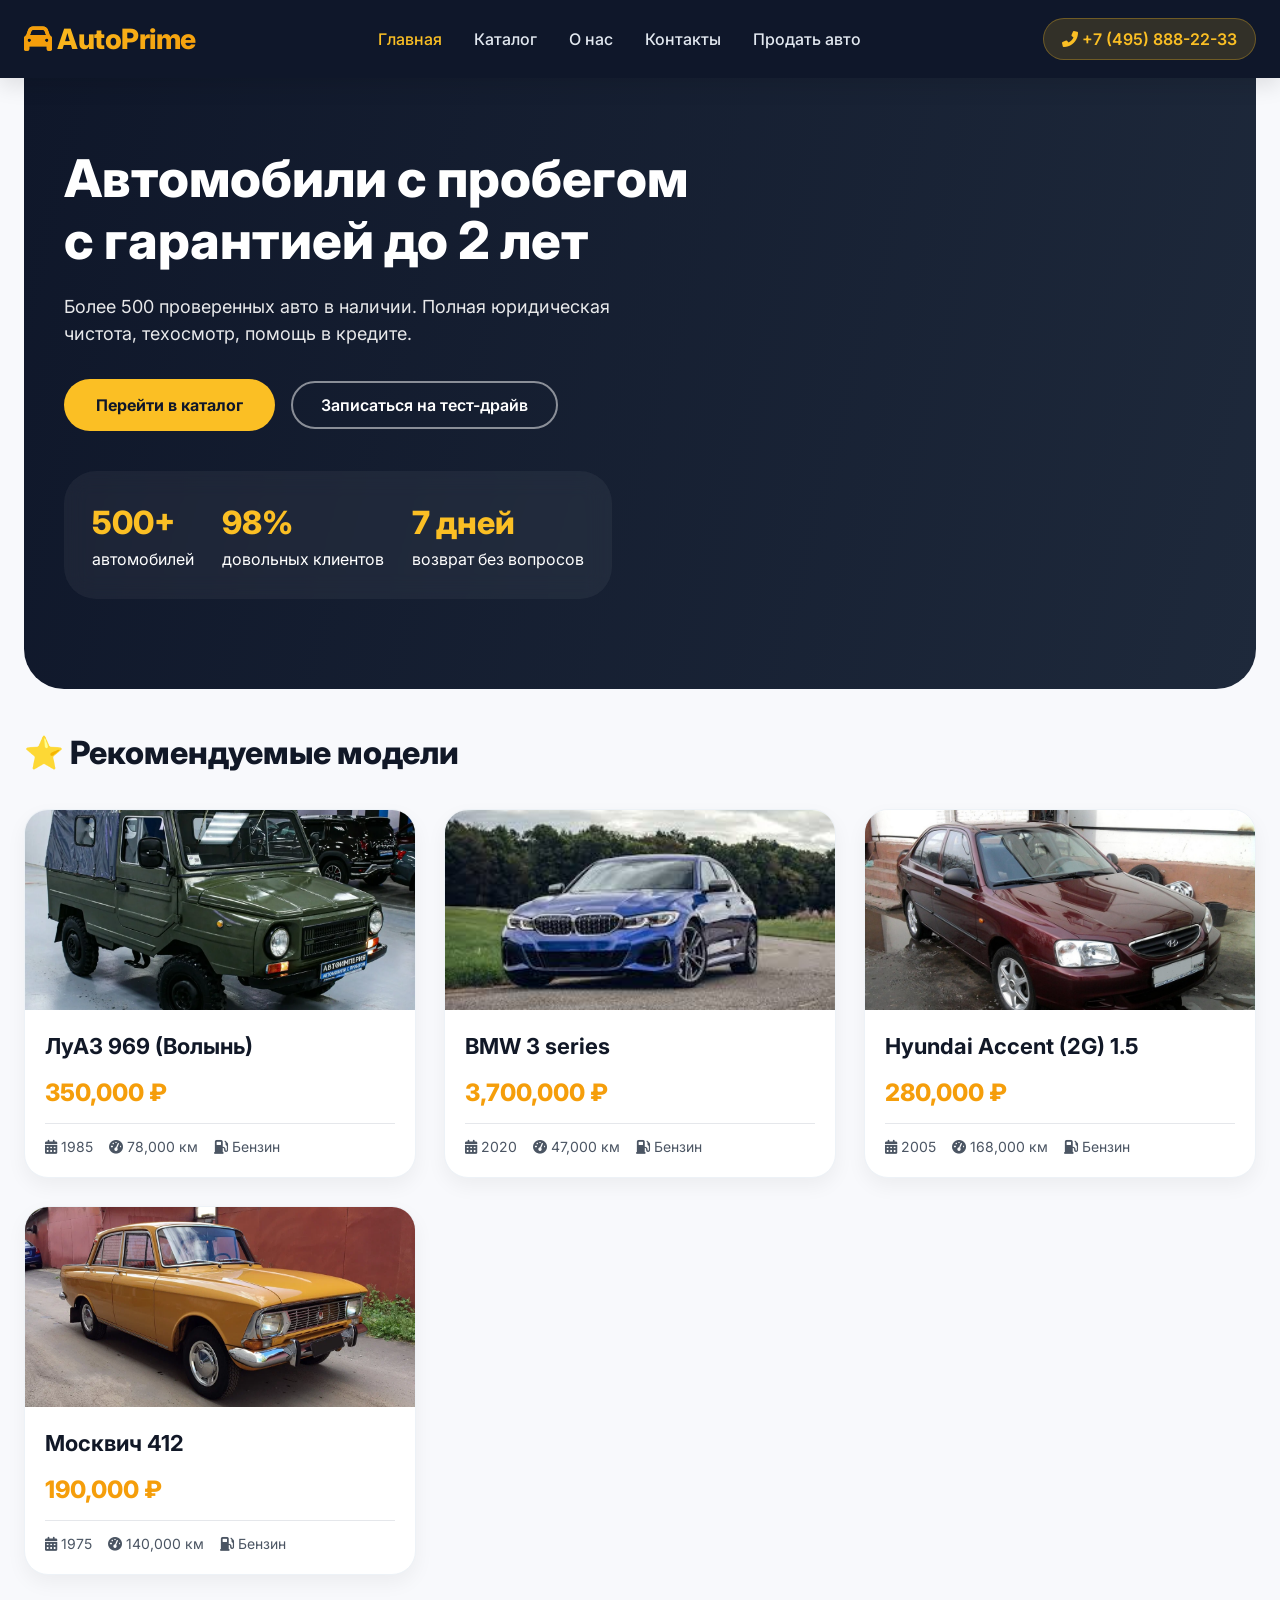
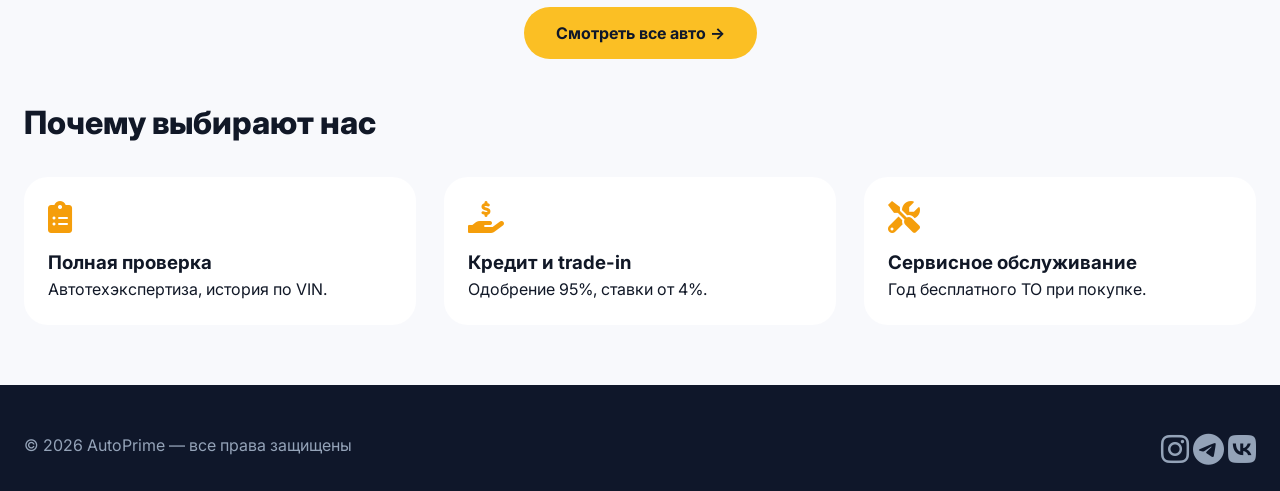
<file: index.html>
<!DOCTYPE html>
<html lang="ru">

<head>
    <meta charset="UTF-8">
    <meta name="viewport" content="width=device-width, initial-scale=1.0">
    <title>AutoPrime | Продажа авто с пробегом</title>
    <link rel="stylesheet" href="styles.css">
    <link rel="stylesheet" href="adaptation.css">
    <link href="https://fonts.googleapis.com/css2?family=Inter:opsz,wght@14..32,300;400;500;600;700;800&display=swap"
        rel="stylesheet">
    <link rel="stylesheet" href="https://cdnjs.cloudflare.com/ajax/libs/font-awesome/6.0.0-beta3/css/all.min.css">
</head>

<body>
    <header class="header">
        <div class="container">
            <div class="navbar">
                <div class="logo"><i class="fas fa-car"></i> AutoPrime</div>
                <ul class="nav-links">
                    <li><a href="index.html" class="active">Главная</a></li>
                    <li><a href="catalog.html">Каталог</a></li>
                    <li><a href="aboutUs.html">О нас</a></li>
                    <li><a href="contact.html">Контакты</a></li>
                    <li><a href="sell.html">Продать авто</a></li>
                </ul>
                <div class="contact-phone"><i class="fas fa-phone-alt"></i> +7 (495) 888-22-33</div>
            </div>
        </div>
    </header>

    <main>
        <div class="container">
            <div class="hero">
                <div class="hero-grid">
                    <div class="hero-content">
                        <h1>Автомобили с пробегом <br>с гарантией до 2 лет</h1>
                        <p>Более 500 проверенных авто в наличии. Полная юридическая чистота, техосмотр, помощь в
                            кредите.</p>
                        <div class="btns">
                            <a href="catalog.html" class="btn-primary">Перейти в каталог</a>
                            <a href="contact.html" class="btn-outline">Записаться на тест-драйв</a>
                        </div>
                    </div>
                    <div class="hero-stats">
                        <div class="stat-item">
                            <h3>500+</h3><span>автомобилей</span>
                        </div>
                        <div class="stat-item">
                            <h3>98%</h3><span>довольных клиентов</span>
                        </div>
                        <div class="stat-item">
                            <h3>7 дней</h3><span>возврат без вопросов</span>
                        </div>
                    </div>
                </div>
            </div>

            <div class="section-title">⭐ Рекомендуемые модели</div>
            <div id="featured-cars" class="cars-grid"></div>
            <div style="text-align: center; margin: 20px 0 40px;">
                <a href="catalog.html" class="btn-primary">Смотреть все авто →</a>
            </div>

            <div class="section-title">Почему выбирают нас</div>
            <div class="advantages-grid">
                <div class="advantage-card"><i class="fas fa-clipboard-list feature-icon"></i>
                    <h3>Полная проверка</h3>
                    <p>Автотехэкспертиза, история по VIN.</p>
                </div>
                <div class="advantage-card"><i class="fas fa-hand-holding-usd feature-icon"></i>
                    <h3>Кредит и trade-in</h3>
                    <p>Одобрение 95%, ставки от 4%.</p>
                </div>
                <div class="advantage-card"><i class="fas fa-tools feature-icon"></i>
                    <h3>Сервисное обслуживание</h3>
                    <p>Год бесплатного ТО при покупке.</p>
                </div>
            </div>
        </div>
    </main>

    <footer>
        <div class="container">
            <div class="footer-flex">
                <div>© 2026 AutoPrime — все права защищены</div>
                <div><a href="http://vk.com" target="_blank"><i class="fab fa-instagram fa-2x"></i></a> <a
                        href="https://vk.com" target="_blank"><i class="fab fa-telegram fa-2x"></i></a> <a
                        href="http://vk.com" target="_blank"><i class="fab fa-vk fa-2x"></i></a></div>
            </div>
        </div>
    </footer>

    <div id="car-modal" class="modal">
        <div class="modal-content">
            <span class="close-modal">&times;</span>
            <div id="modal-body"></div>
            <button id="modal-testdrive" class="btn-primary">Записаться на тест-драйв</button>
        </div>
    </div>

    <script src="script.js"></script>
</body>

</html>
</file>
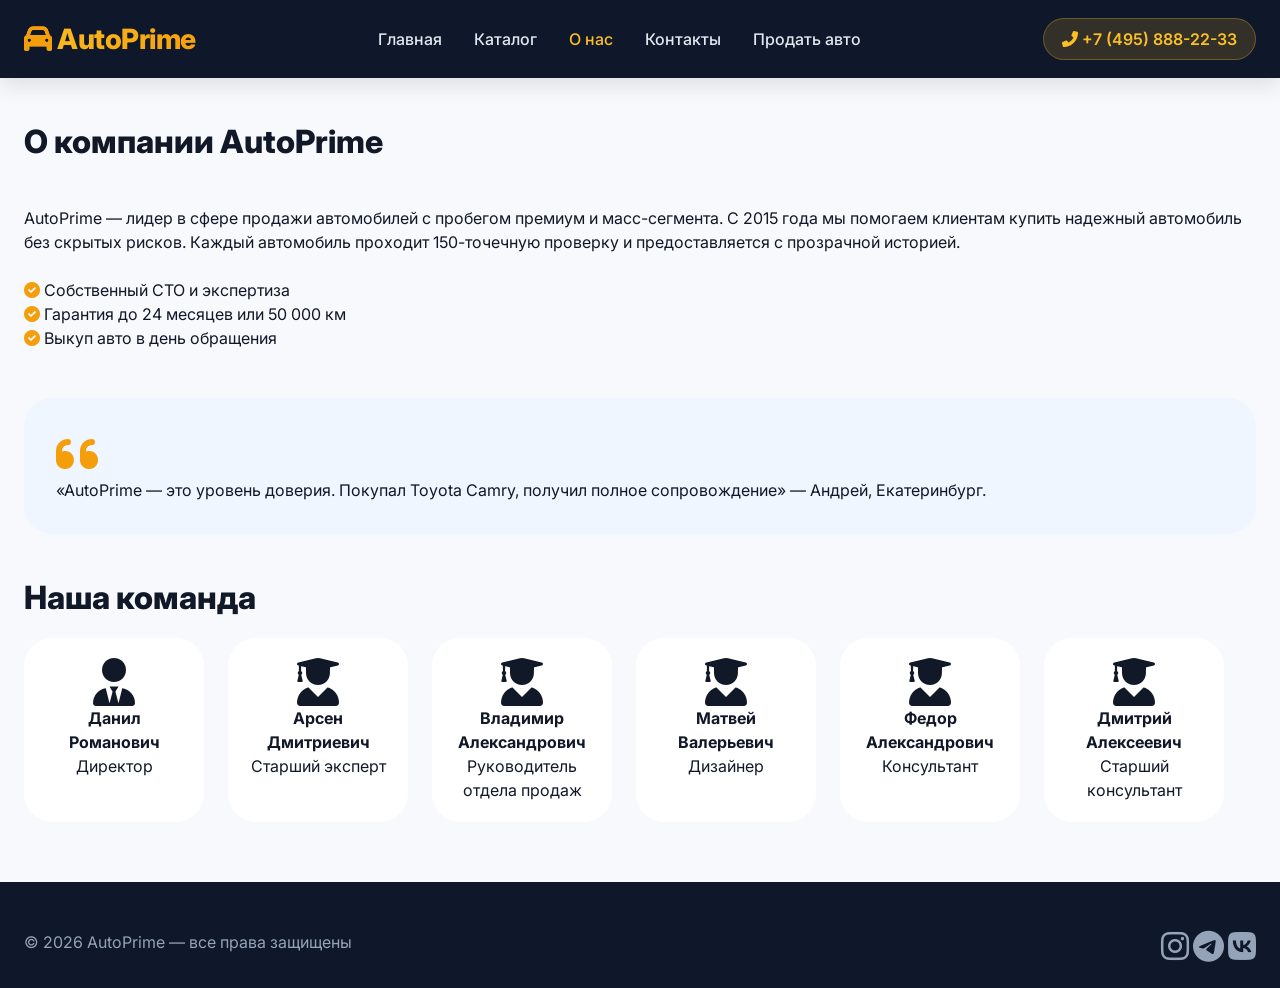
<file: aboutUs.html>
<!DOCTYPE html>
<html lang="ru">

<head>
    <meta charset="UTF-8">
    <meta name="viewport" content="width=device-width, initial-scale=1.0">
    <title>О компании | AutoPrime</title>
    <link rel="stylesheet" href="styles.css">
    <link rel="stylesheet" href="adaptation.css">
    <link href="https://fonts.googleapis.com/css2?family=Inter:opsz,wght@14..32,300;400;500;600;700;800&display=swap"
        rel="stylesheet">
    <link rel="stylesheet" href="https://cdnjs.cloudflare.com/ajax/libs/font-awesome/6.0.0-beta3/css/all.min.css">
</head>

<body>
    <header class="header">
        <div class="container">
            <div class="navbar">
                <div class="logo"><i class="fas fa-car"></i> AutoPrime</div>
                <ul class="nav-links">
                    <li><a href="index.html">Главная</a></li>
                    <li><a href="catalog.html">Каталог</a></li>
                    <li><a href="aboutUs.html" class="active">О нас</a></li>
                    <li><a href="contact.html">Контакты</a></li>
                    <li><a href="sell.html">Продать авто</a></li>
                </ul>
                <div class="contact-phone"><i class="fas fa-phone-alt"></i> +7 (495) 888-22-33</div>
            </div>
        </div>
    </header>

    <main>
        <div class="container">
            <div class="section-title">О компании AutoPrime</div>
            <div class="about-grid">
                <div>
                    <p>AutoPrime — лидер в сфере продажи автомобилей с пробегом премиум и масс-сегмента. С 2015 года мы
                        помогаем клиентам купить надежный автомобиль без скрытых рисков. Каждый автомобиль проходит
                        150-точечную проверку и предоставляется с прозрачной историей.</p>
                    <br>
                    <p><i class="fas fa-check-circle" style="color:#F59E0B;"></i> Собственный СТО и экспертиза</p>
                    <p><i class="fas fa-check-circle" style="color:#F59E0B;"></i> Гарантия до 24 месяцев или 50 000 км
                    </p>
                    <p><i class="fas fa-check-circle" style="color:#F59E0B;"></i> Выкуп авто в день обращения</p>
                </div>
                <div class="quote-block">
                    <i class="fas fa-quote-left" style="font-size:48px; color:#F59E0B;"></i>
                    <p>«AutoPrime — это уровень доверия. Покупал Toyota Camry, получил полное сопровождение» — Андрей,
                        Екатеринбург.</p>
                </div>
            </div>

            <div class="section-title">Наша команда</div>
            <div class="team-grid">
                <div class="team-card"><i class="fas fa-user-tie fa-3x"></i>
                    <h4>Данил Романович</h4>
                    <p>Директор</p>
                </div>
                <div class="team-card"><i class="fas fa-user-graduate fa-3x"></i>
                    <h4>Арсен Дмитриевич</h4>
                    <p>Старший эксперт</p>
                </div>
                <div class="team-card"><i class="fas fa-user-graduate fa-3x"></i>
                    <h4>Владимир Александрович</h4>
                    <p>Руководитель отдела продаж</p>
                </div>
                <div class="team-card"><i class="fas fa-user-graduate fa-3x"></i>
                    <h4> Матвей Валерьевич</h4>
                    <p>Дизайнер</p>
                </div>
                <div class="team-card"><i class="fas fa-user-graduate fa-3x"></i>
                    <h4>Федор Александрович</h4>
                    <p>Консультант</p>
                </div>
                <div class="team-card"><i class="fas fa-user-graduate fa-3x"></i>
                    <h4>Дмитрий Алексеевич</h4>
                    <p>Старший консультант</p>
                </div>
            </div>
        </div>
    </main>

    <footer>
        <div class="container">
            <div class="footer-flex">
                <div>© 2026 AutoPrime — все права защищены</div>
                <div><a href="http://vk.com" target="_blank"><i class="fab fa-instagram fa-2x"></i></a> <a
                        href="https://vk.com" target="_blank"><i class="fab fa-telegram fa-2x"></i></a> <a
                        href="http://vk.com" target="_blank"><i class="fab fa-vk fa-2x"></i></a></div>
            </div>
        </div>
    </footer>

    <script src="script.js"></script>
</body>

</html>
</file>
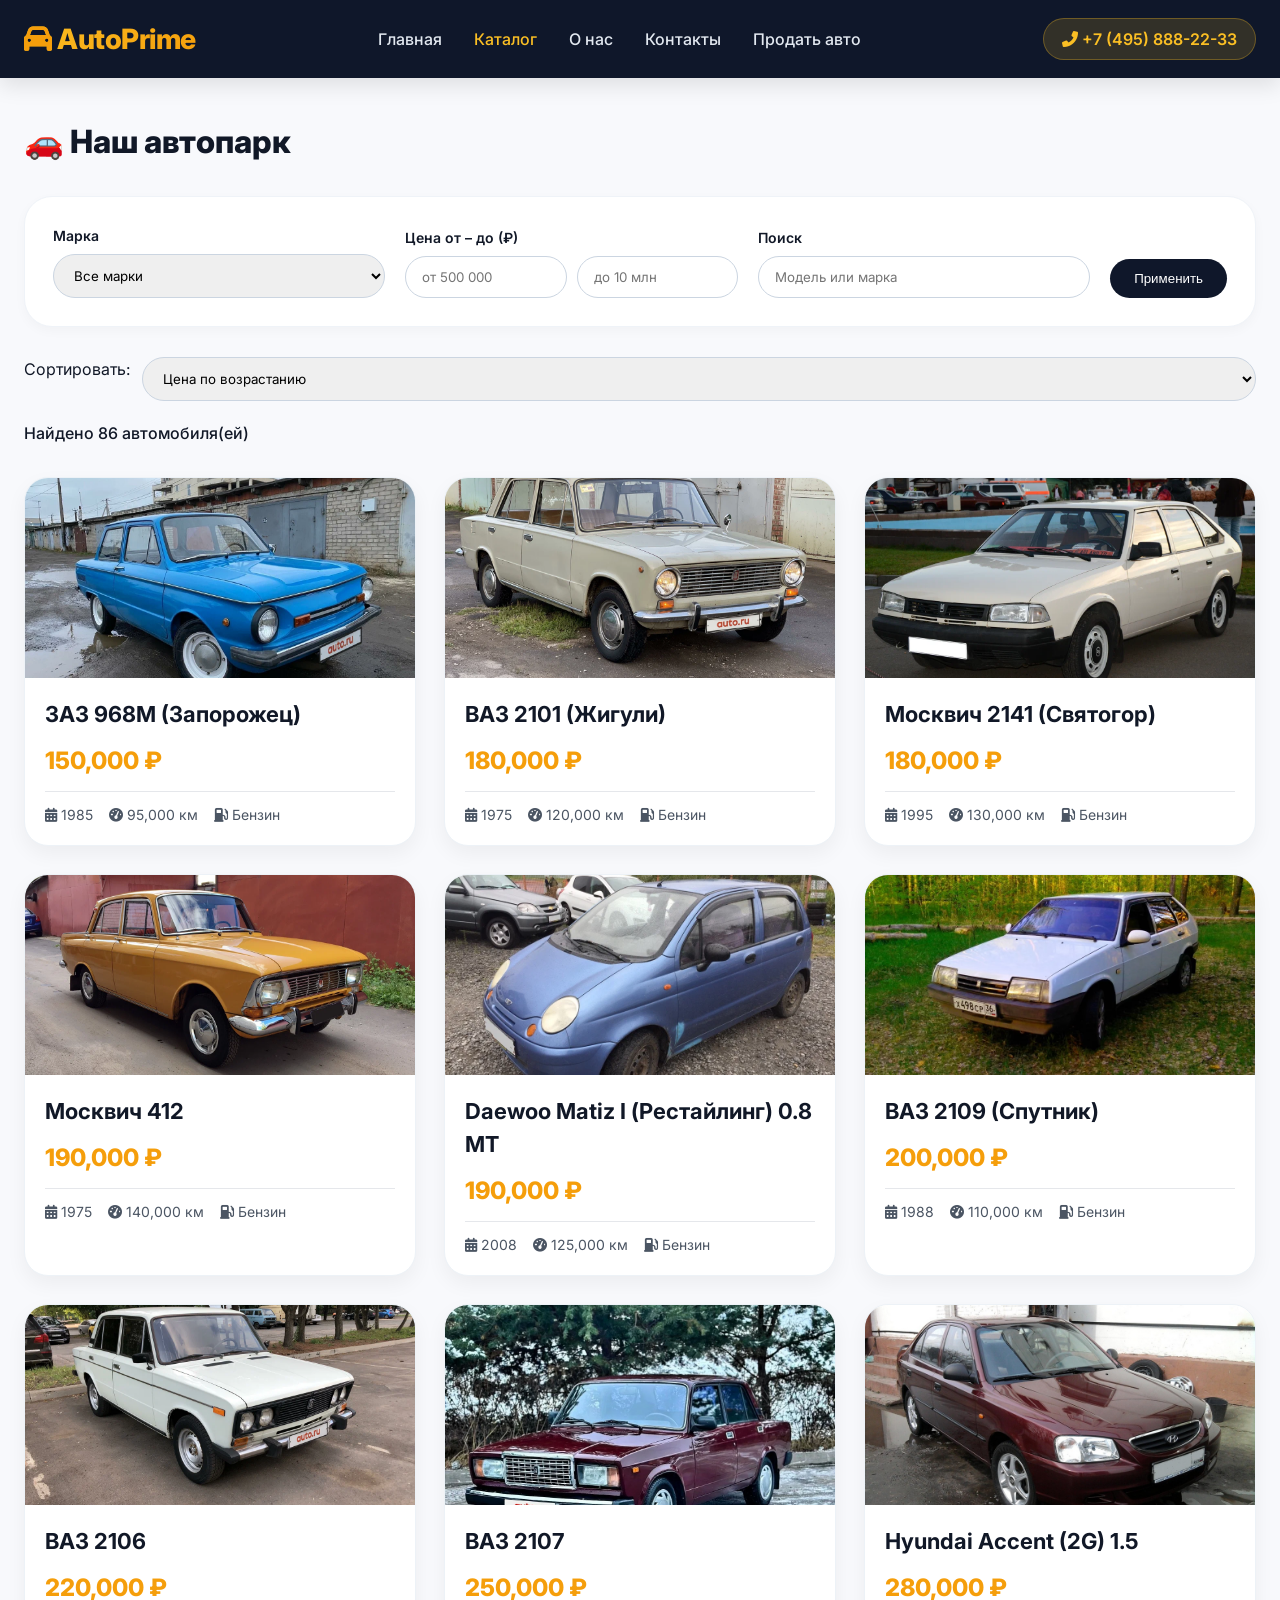
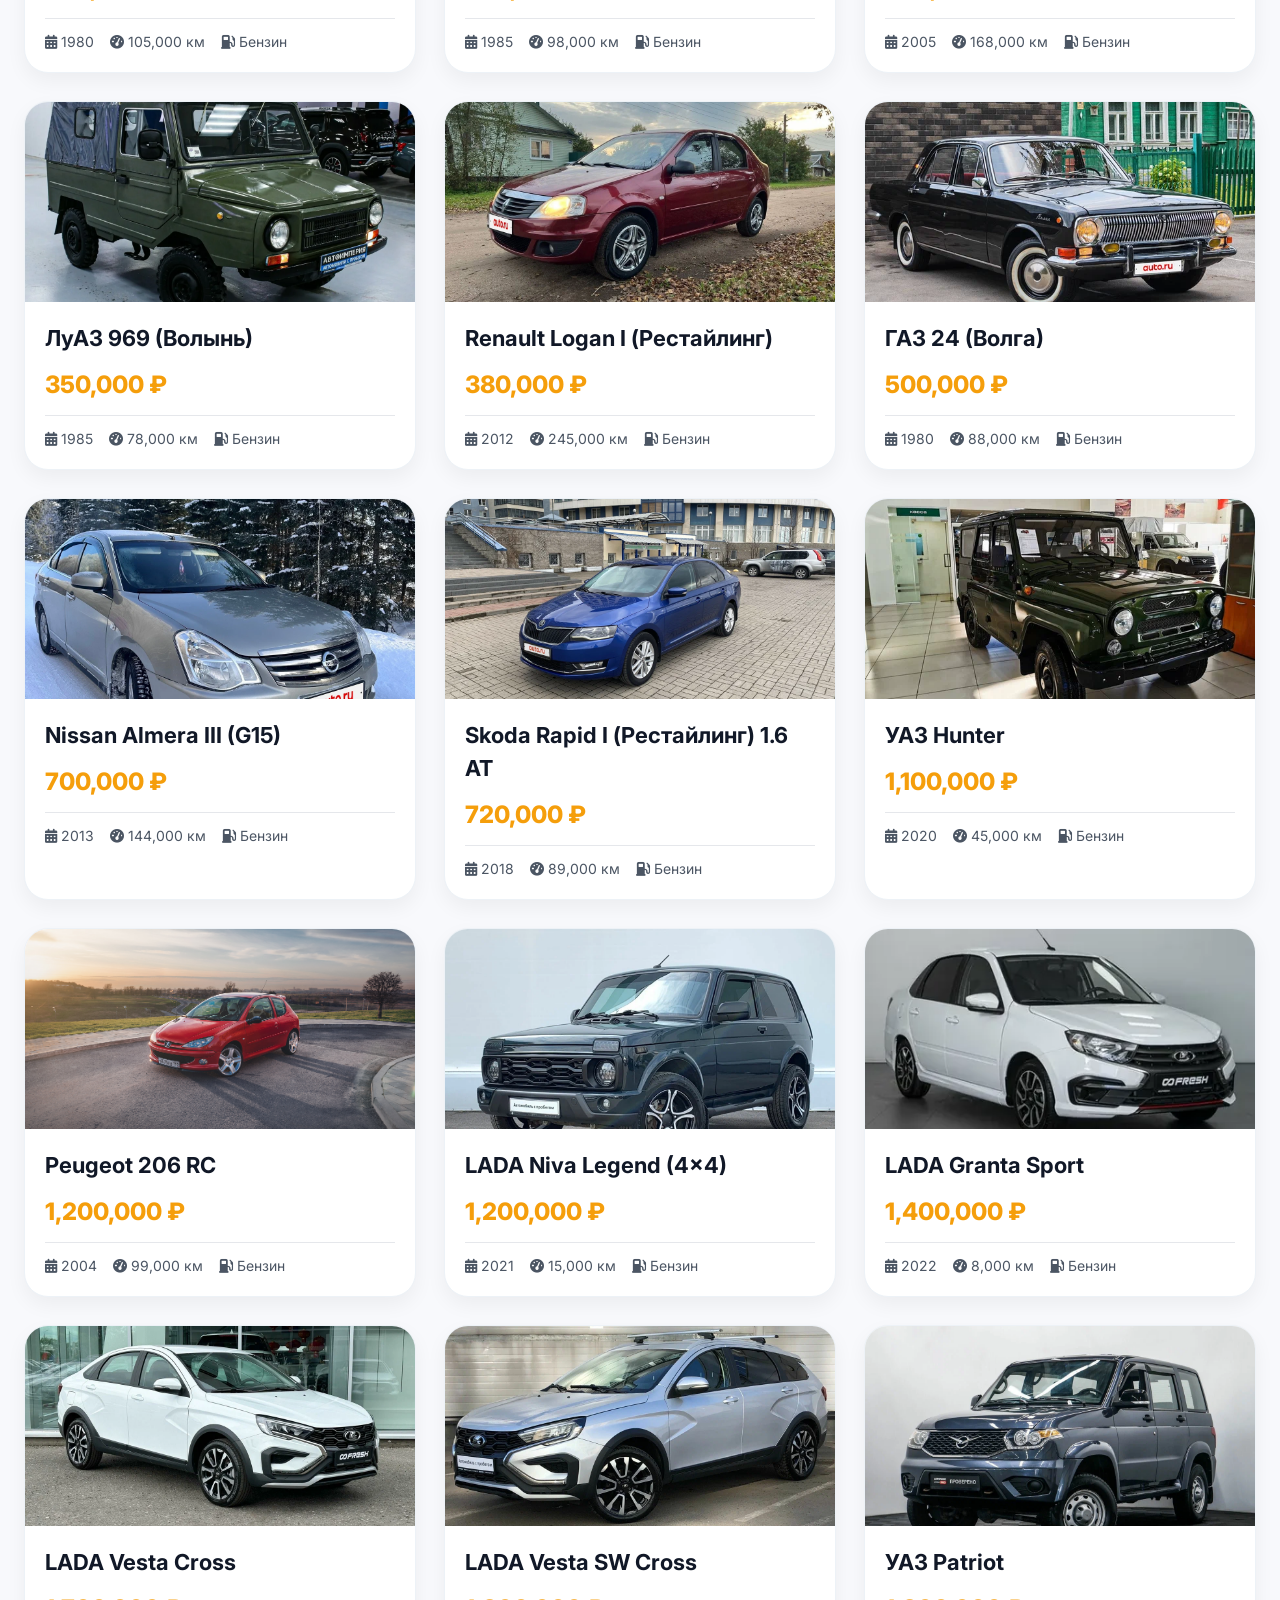
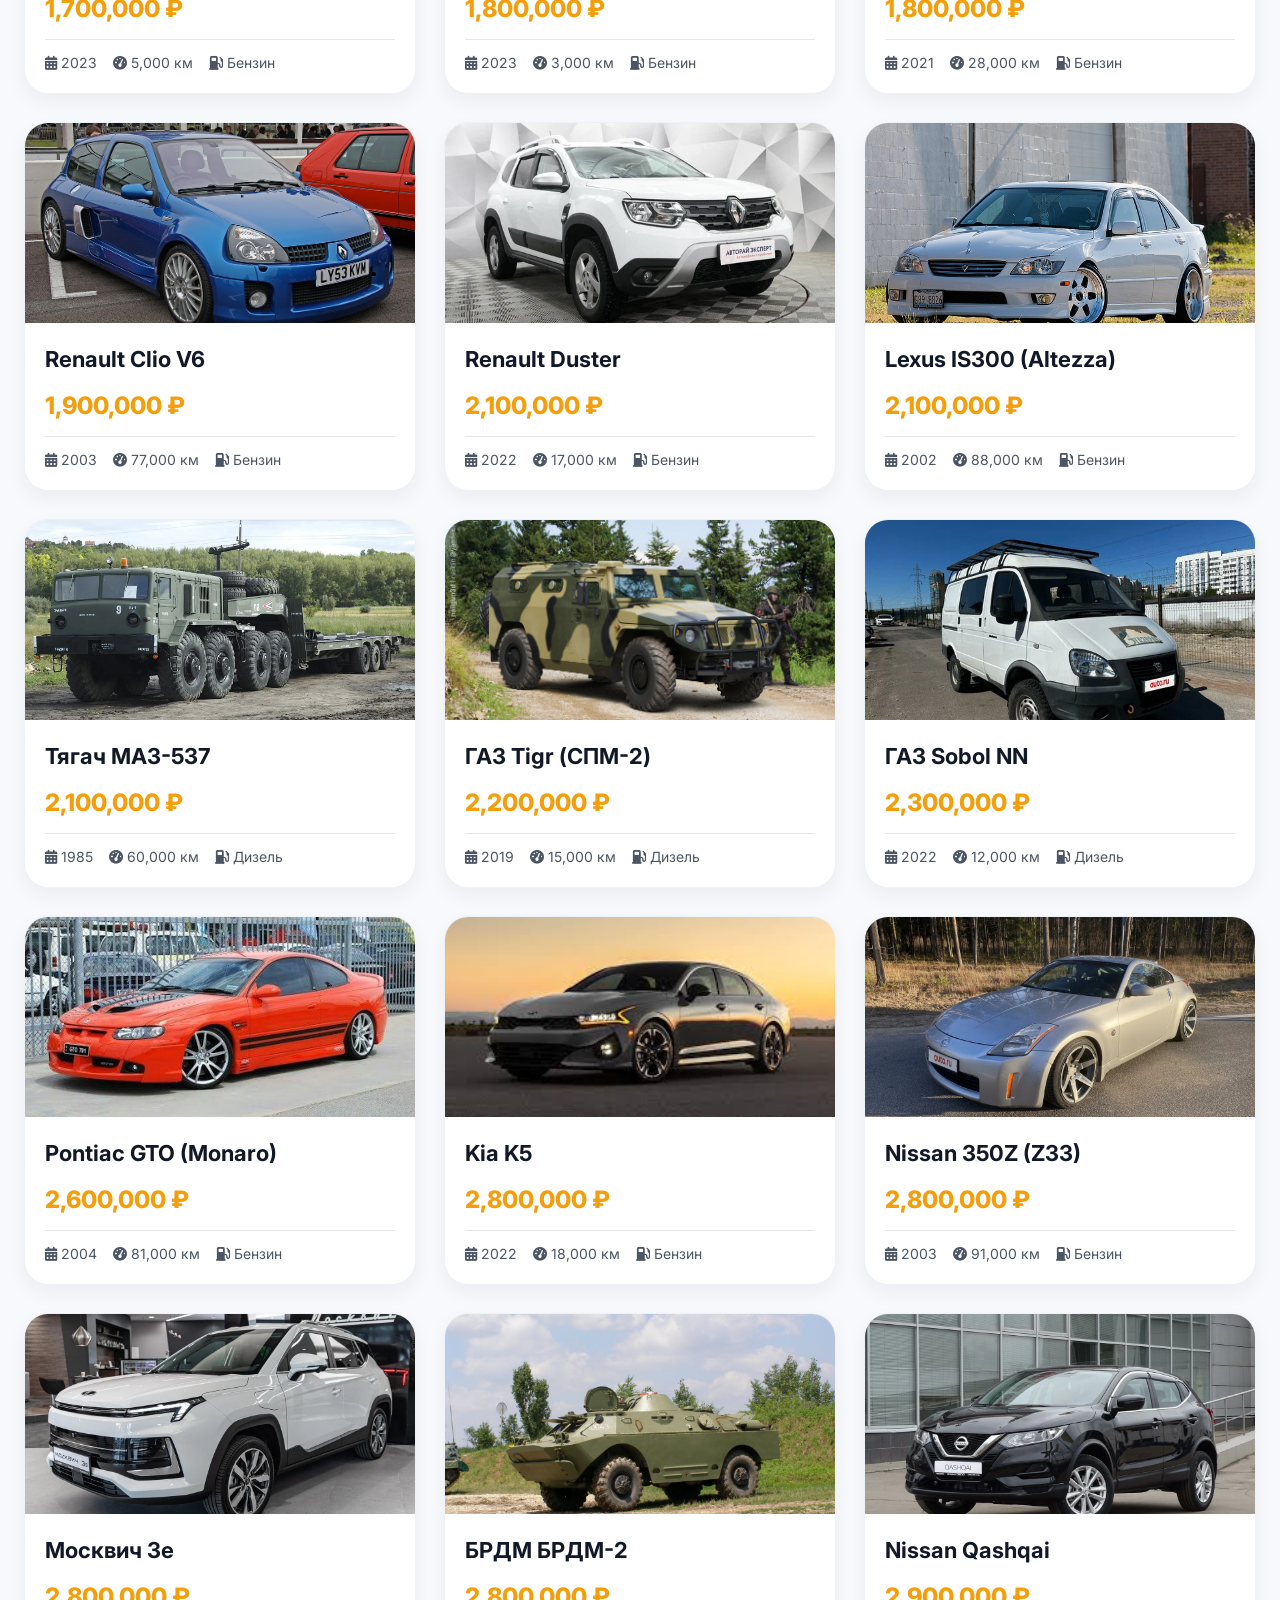
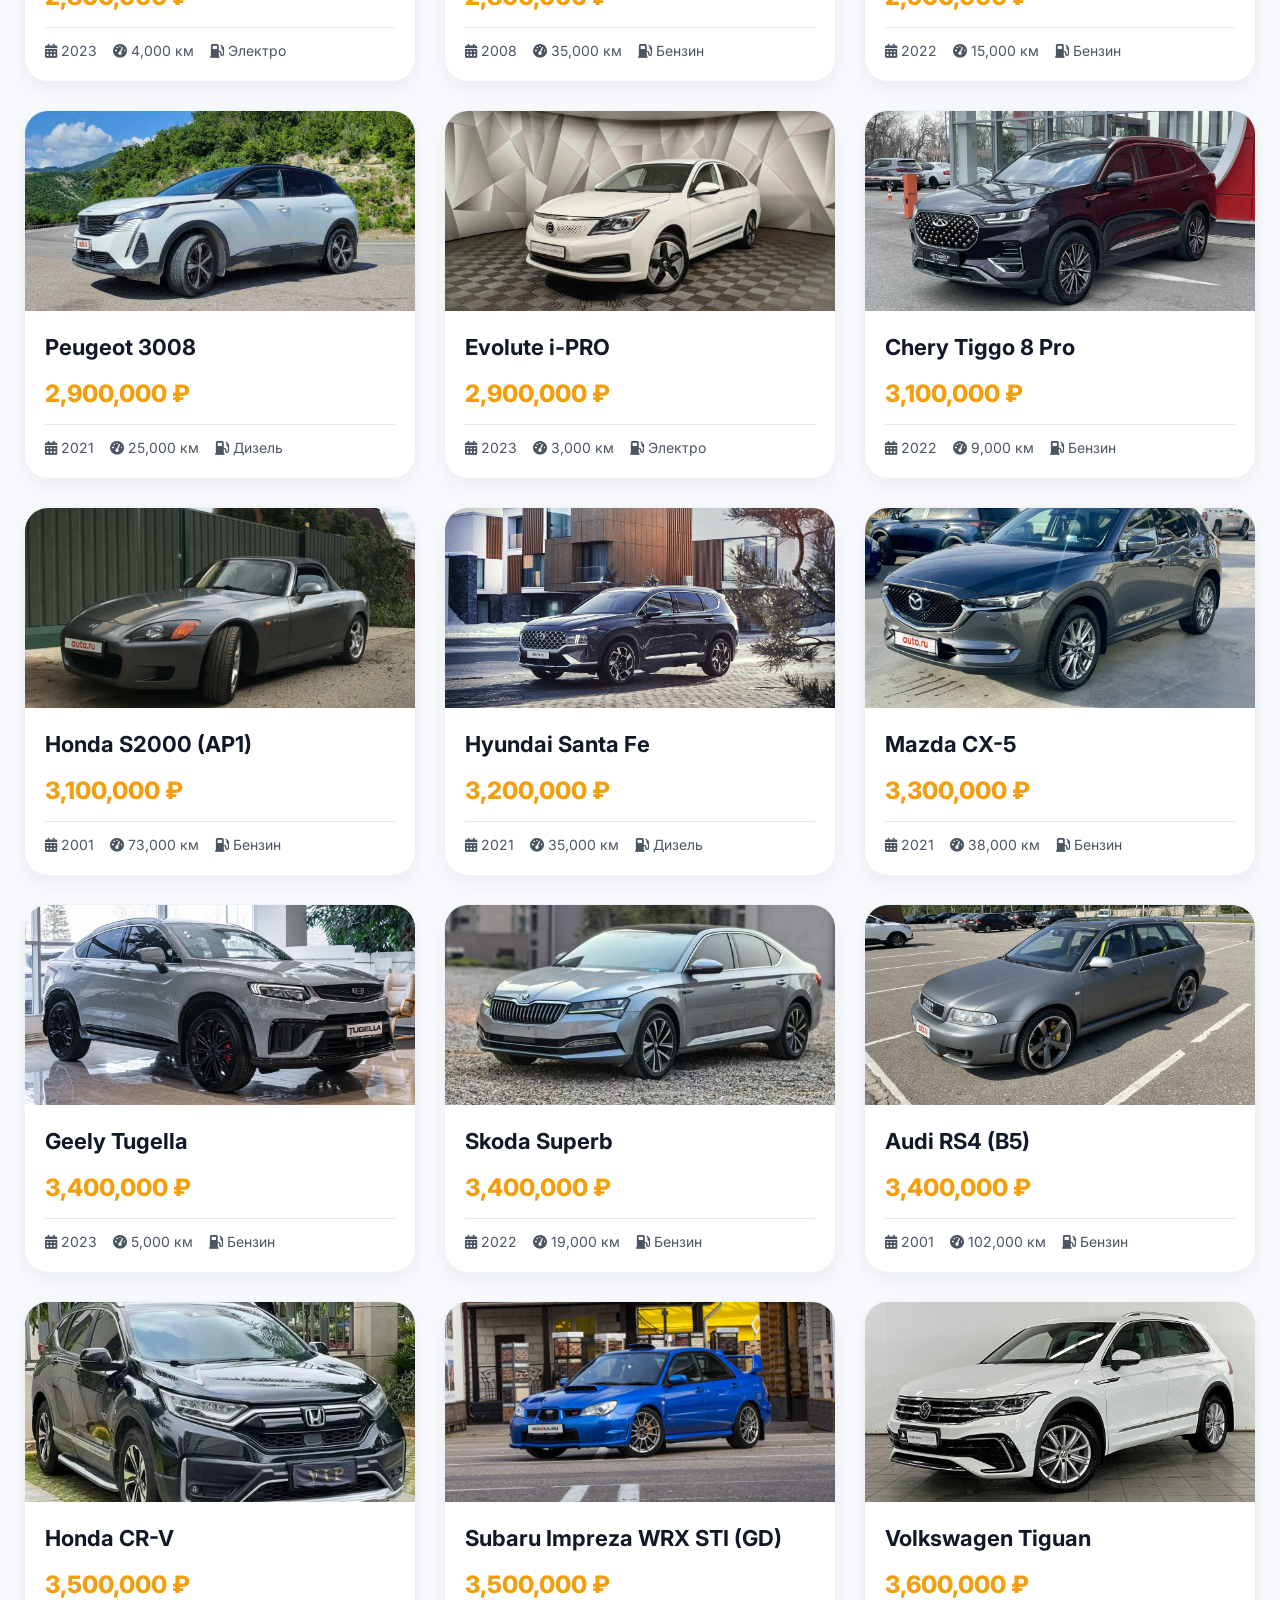
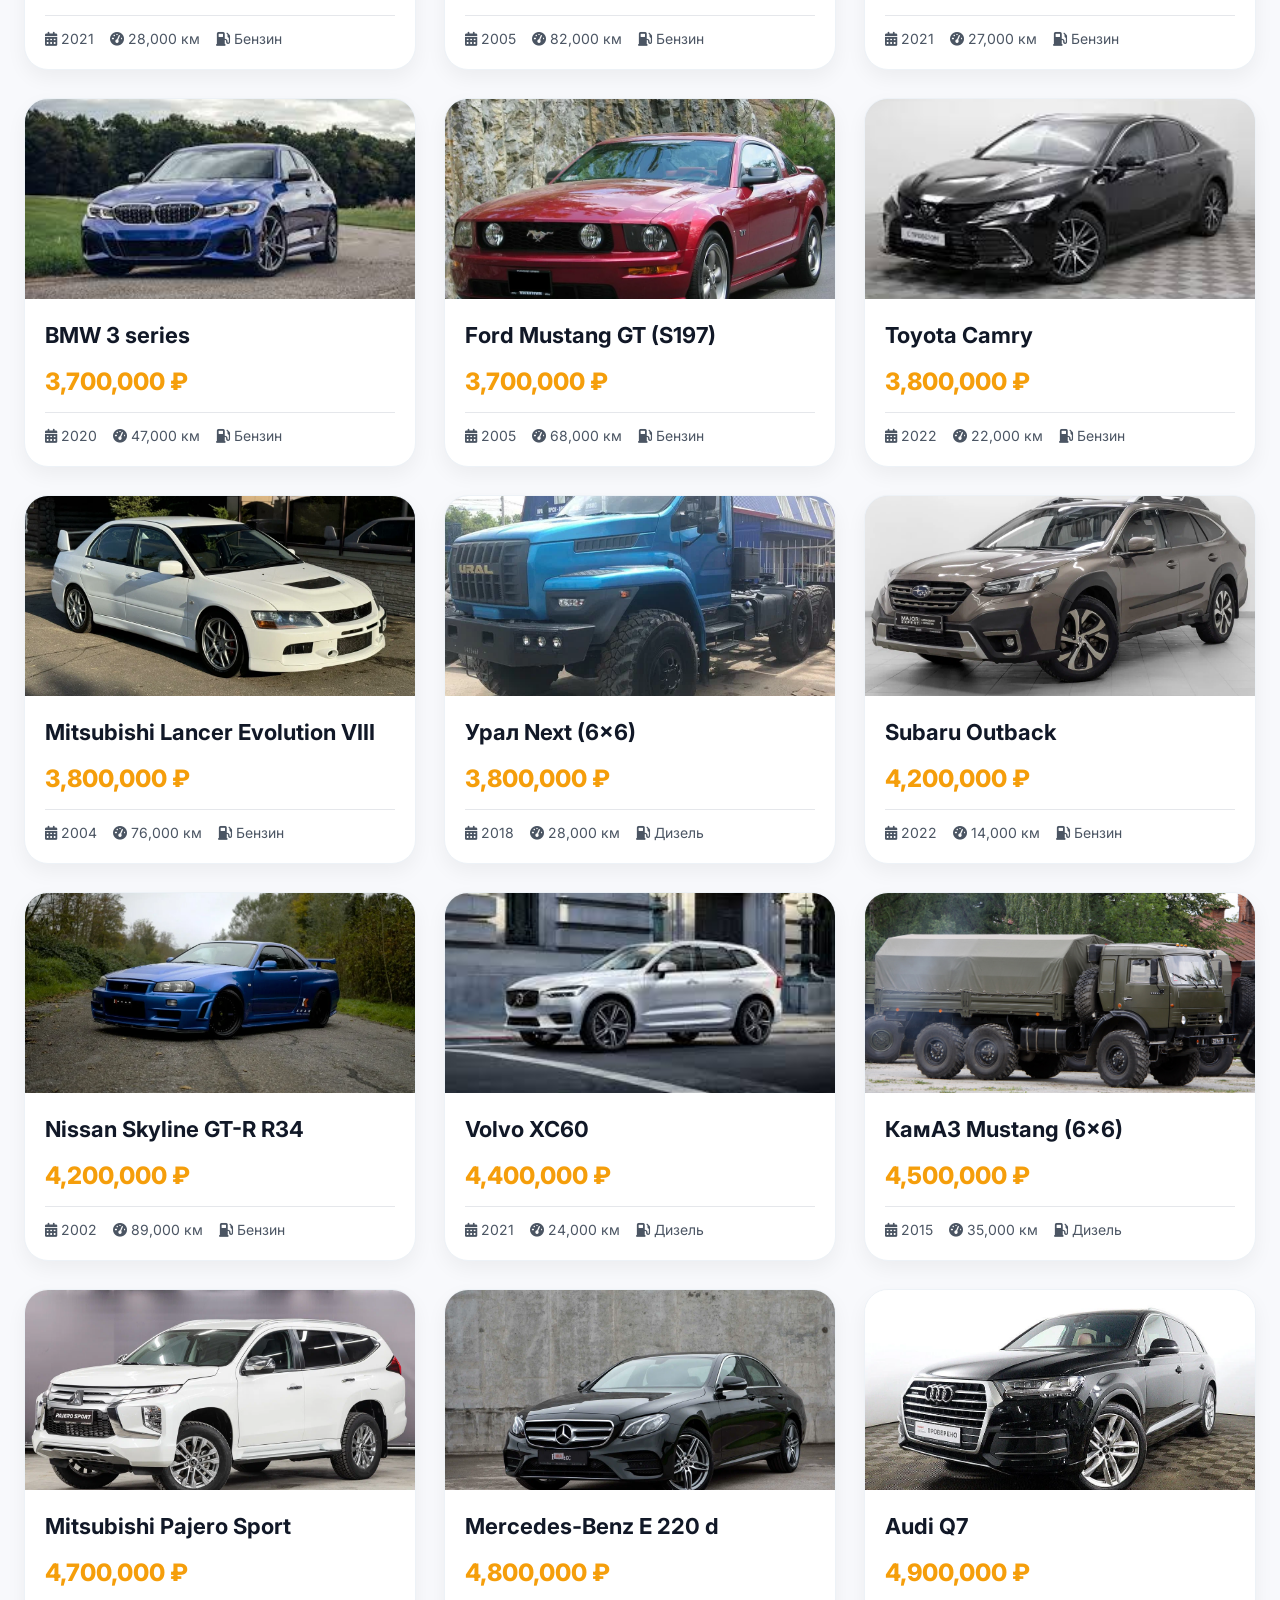
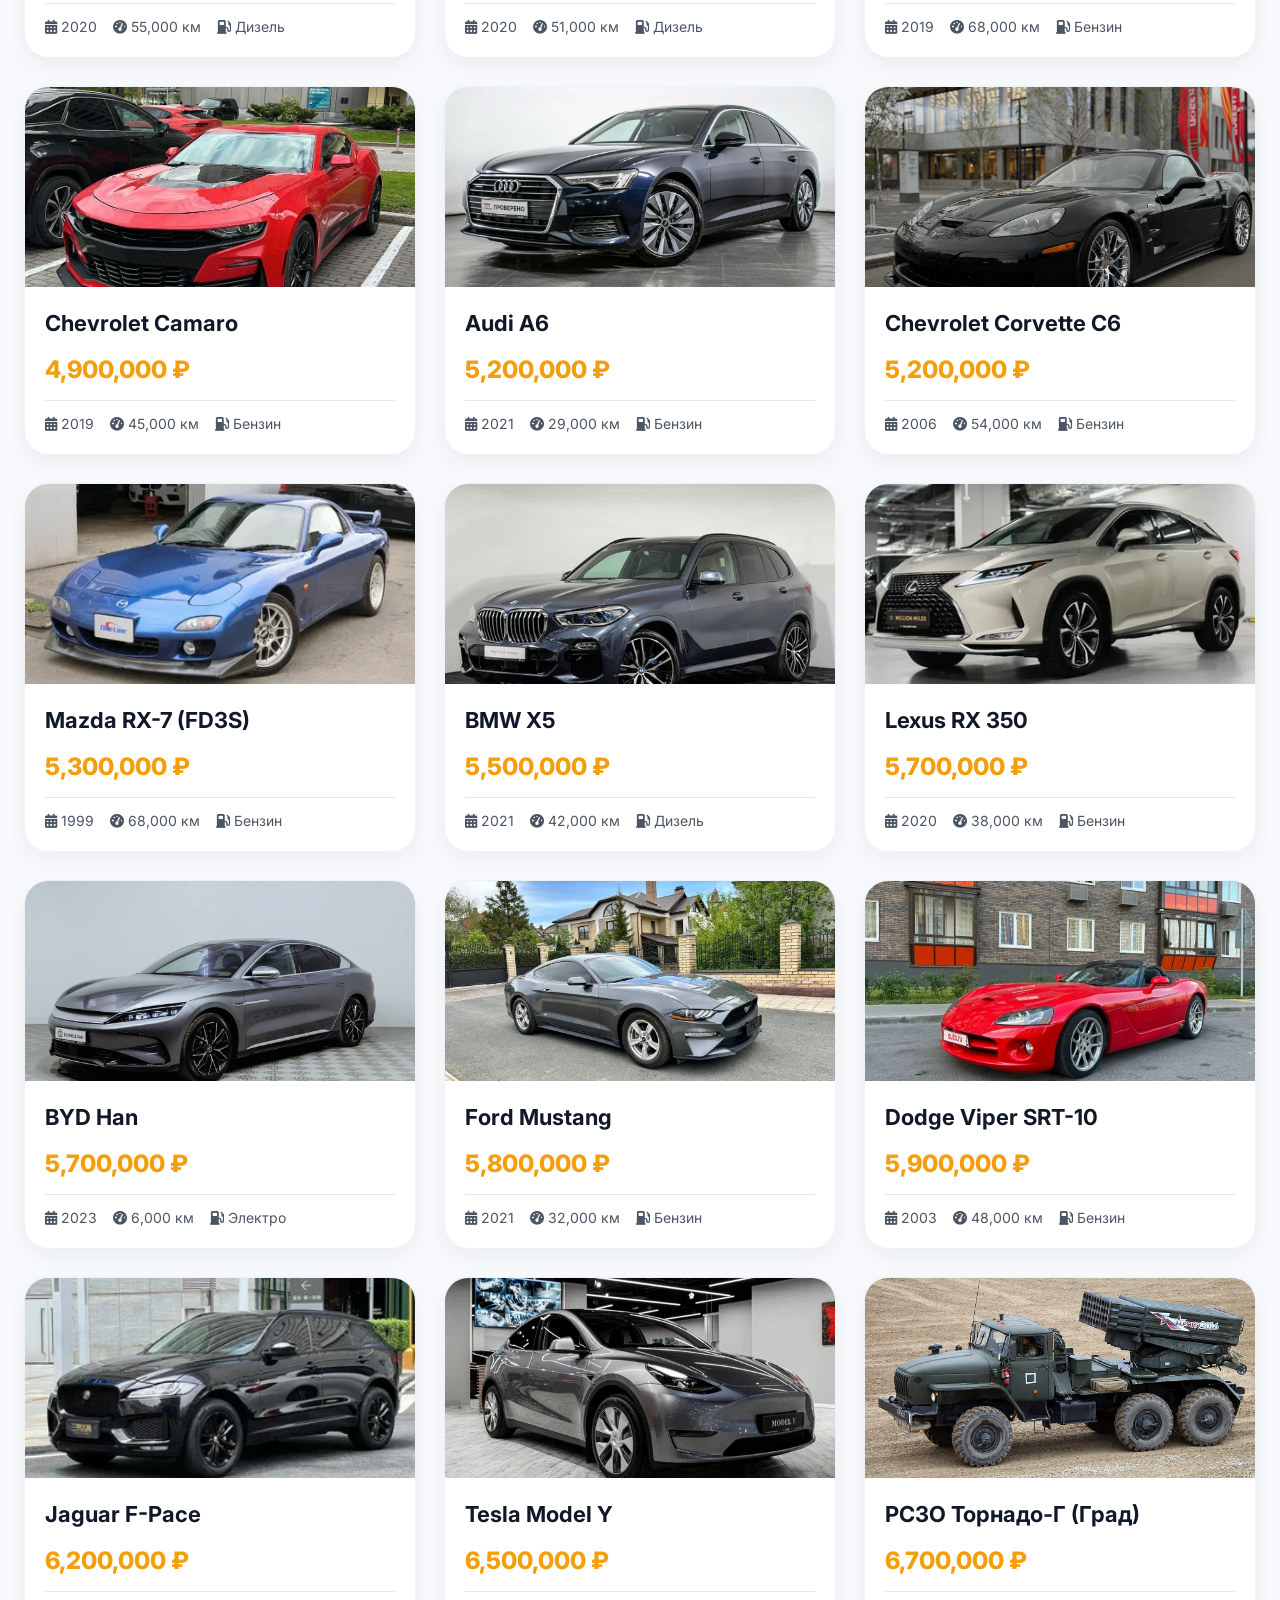
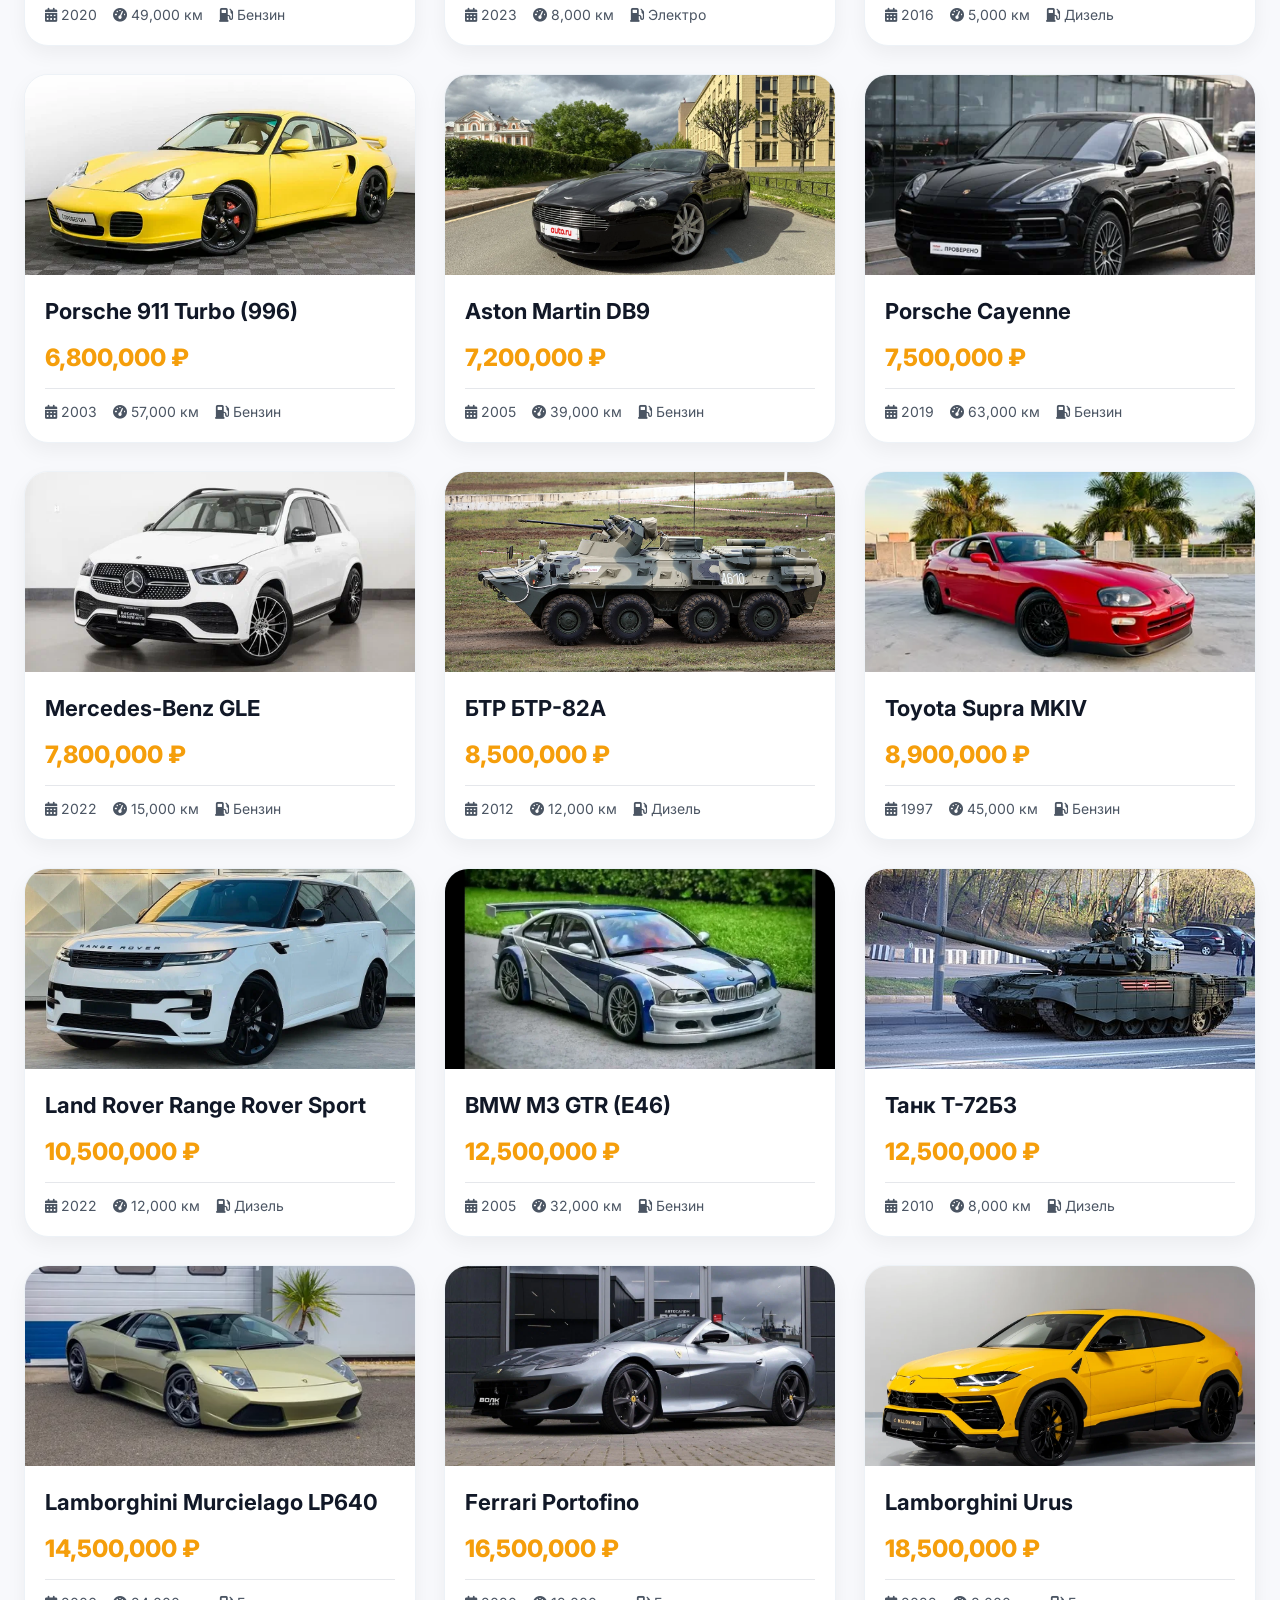
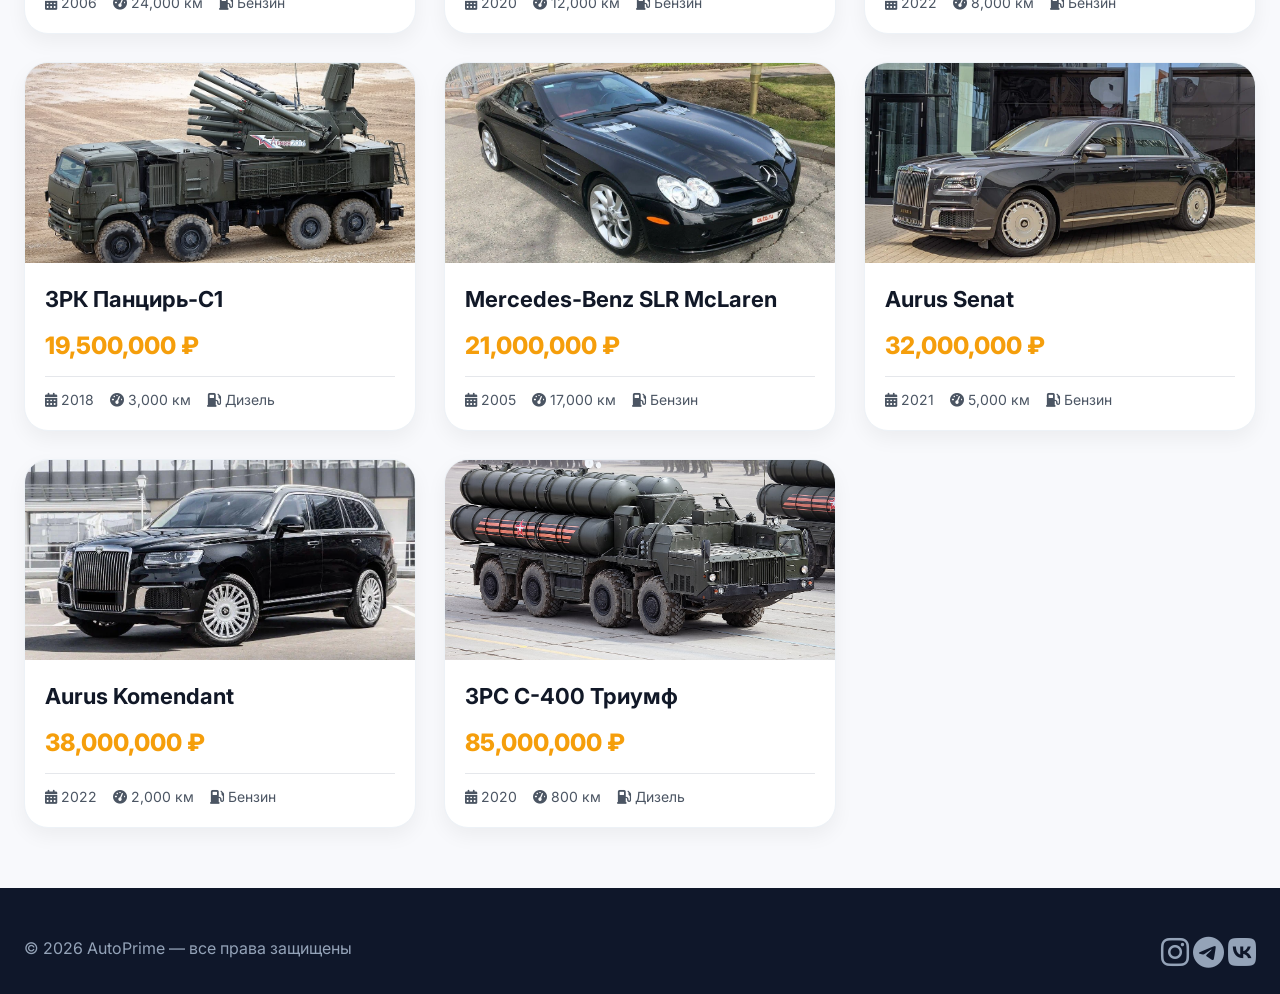
<file: catalog.html>
<!DOCTYPE html>
<html lang="ru">
<head>
    <meta charset="UTF-8">
    <meta name="viewport" content="width=device-width, initial-scale=1.0">
    <title>Каталог авто | AutoPrime</title>
    <link rel="stylesheet" href="styles.css">
    <link rel="stylesheet" href="adaptation.css">
    <link href="https://fonts.googleapis.com/css2?family=Inter:opsz,wght@14..32,300;400;500;600;700;800&display=swap" rel="stylesheet">
    <link rel="stylesheet" href="https://cdnjs.cloudflare.com/ajax/libs/font-awesome/6.0.0-beta3/css/all.min.css">
</head>
<body>
    <header class="header">
        <div class="container">
            <div class="navbar">
                <div class="logo"><i class="fas fa-car"></i> AutoPrime</div>
                <ul class="nav-links">
                    <li><a href="index.html">Главная</a></li>
                    <li><a href="catalog.html" class="active">Каталог</a></li>
                    <li><a href="aboutUs.html">О нас</a></li>
                    <li><a href="contact.html">Контакты</a></li>
                    <li><a href="sell.html">Продать авто</a></li>
                </ul>
                <div class="contact-phone"><i class="fas fa-phone-alt"></i> +7 (495) 888-22-33</div>
            </div>
        </div>
    </header>

    <main>
        <div class="container">
            <div class="section-title">🚗 Наш автопарк</div>
            
            <div class="filters-bar">
                <div class="filter-group">
                    <label>Марка</label>
                    <select id="brand-filter">
                        <option value="all">Все марки</option>
                    </select>
                </div>
                <div class="filter-group">
                    <label>Цена от – до (₽)</label>
                    <div class="price-range">
                        <input type="number" id="price-min" placeholder="от 500 000">
                        <input type="number" id="price-max" placeholder="до 10 млн">
                    </div>
                </div>
                <div class="filter-group">
                    <label>Поиск</label>
                    <input type="text" id="search-input" placeholder="Модель или марка">
                </div>
                <button id="apply-filters" class="btn-filter">Применить</button>
            </div>

            <div class="sort-bar">
                <span>Сортировать:</span>
                <select id="sort-select">
                    <option value="price-asc">Цена по возрастанию</option>
                    <option value="price-desc">Цена по убыванию</option>
                    <option value="year-desc">Новинки сначала</option>
                </select>
            </div>
            
            <div id="cars-count" class="cars-count"></div>
            <div id="catalog-cars-list" class="cars-grid"></div>
        </div>
    </main>

    <footer>
        <div class="container">
            <div class="footer-flex">
                <div>© 2026 AutoPrime — все права защищены</div>
                <div><a href="http://vk.com" target="_blank"><i class="fab fa-instagram fa-2x"></i></a> <a
                        href="https://vk.com" target="_blank"><i class="fab fa-telegram fa-2x"></i></a> <a
                        href="http://vk.com" target="_blank"><i class="fab fa-vk fa-2x"></i></a></div>
            </div>
        </div>
    </footer>

    <div id="car-modal" class="modal">
        <div class="modal-content">
            <span class="close-modal">&times;</span>
            <div id="modal-body"></div>
            <button id="modal-testdrive" class="btn-primary">Записаться на тест-драйв</button>
        </div>
    </div>

    <script src="script.js"></script>
</body>
</html>
</file>
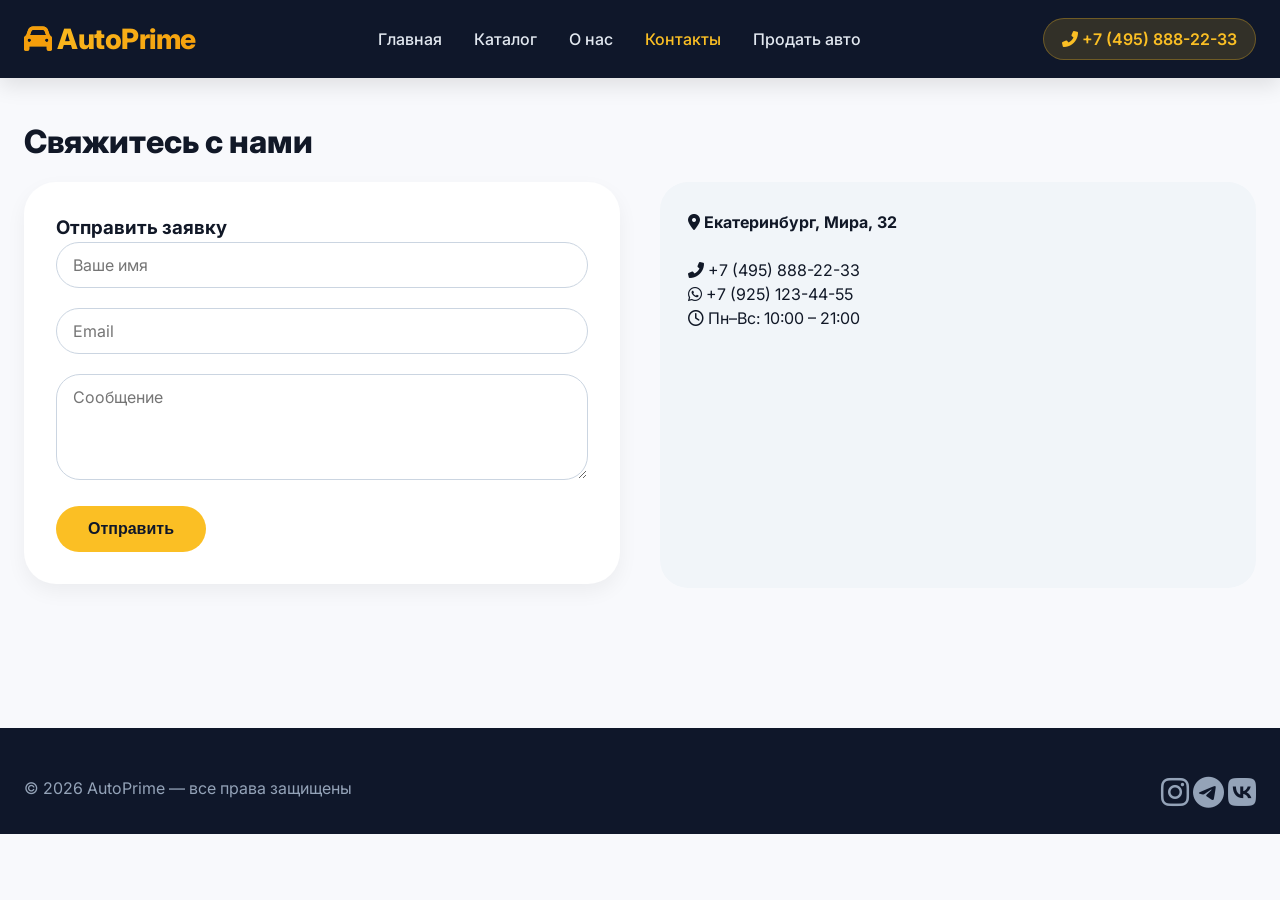
<file: contact.html>
<!DOCTYPE html>
<html lang="ru">
<head>
    <meta charset="UTF-8">
    <meta name="viewport" content="width=device-width, initial-scale=1.0">
    <title>Контакты | AutoPrime</title>
    <link rel="stylesheet" href="styles.css">
    <link rel="stylesheet" href="adaptation.css">
    <link href="https://fonts.googleapis.com/css2?family=Inter:opsz,wght@14..32,300;400;500;600;700;800&display=swap" rel="stylesheet">
    <link rel="stylesheet" href="https://cdnjs.cloudflare.com/ajax/libs/font-awesome/6.0.0-beta3/css/all.min.css">
</head>
<body>
    <header class="header">
        <div class="container">
            <div class="navbar">
                <div class="logo"><i class="fas fa-car"></i> AutoPrime</div>
                <ul class="nav-links">
                    <li><a href="index.html">Главная</a></li>
                    <li><a href="catalog.html">Каталог</a></li>
                    <li><a href="aboutUs.html">О нас</a></li>
                    <li><a href="contact.html" class="active">Контакты</a></li>
                    <li><a href="sell.html">Продать авто</a></li>
                </ul>
                <div class="contact-phone"><i class="fas fa-phone-alt"></i> +7 (495) 888-22-33</div>
            </div>
        </div>
    </header>

    <main>
        <div class="container">
            <div class="section-title">Свяжитесь с нами</div>
            <div class="contact-grid">
                <div class="contact-form-block">
                    <div class="contact-form">
                        <h3>Отправить заявку</h3>
                        <form id="contactForm">
                            <div class="form-group"><input type="text" placeholder="Ваше имя" required></div>
                            <div class="form-group"><input type="email" placeholder="Email" required></div>
                            <div class="form-group"><textarea rows="4" placeholder="Сообщение" required></textarea></div>
                            <button type="submit" class="btn-primary">Отправить</button>
                        </form>
                    </div>
                </div>
                <div class="contact-info-block">
                    <div class="info-card">
                        <i class="fas fa-map-marker-alt"></i> <strong>Екатеринбург, Мира, 32</strong><br><br>
                        <i class="fas fa-phone-alt"></i> +7 (495) 888-22-33<br>
                        <i class="fab fa-whatsapp"></i> +7 (925) 123-44-55<br>
                        <i class="far fa-clock"></i> Пн–Вс: 10:00 – 21:00<br><br>
                        <iframe width="100%" height="200" style="border:0; border-radius:24px;" loading="lazy" src="https://yandex.ru/map-widget/v1/?ll=60.65,56.841&z=12&pt=60.65,56.841&size=300,200"></iframe>
                    </div>
                </div>
            </div>
        </div>
    </main>

    <footer>
        <div class="container">
            <div class="footer-flex">
                <div>© 2026 AutoPrime — все права защищены</div>
                <div><a href="http://vk.com" target="_blank"><i class="fab fa-instagram fa-2x"></i></a> <a
                        href="https://vk.com" target="_blank"><i class="fab fa-telegram fa-2x"></i></a> <a
                        href="http://vk.com" target="_blank"><i class="fab fa-vk fa-2x"></i></a></div>
            </div>
        </div>
    </footer>

    <script src="script.js"></script>
</body>
</html>
</file>
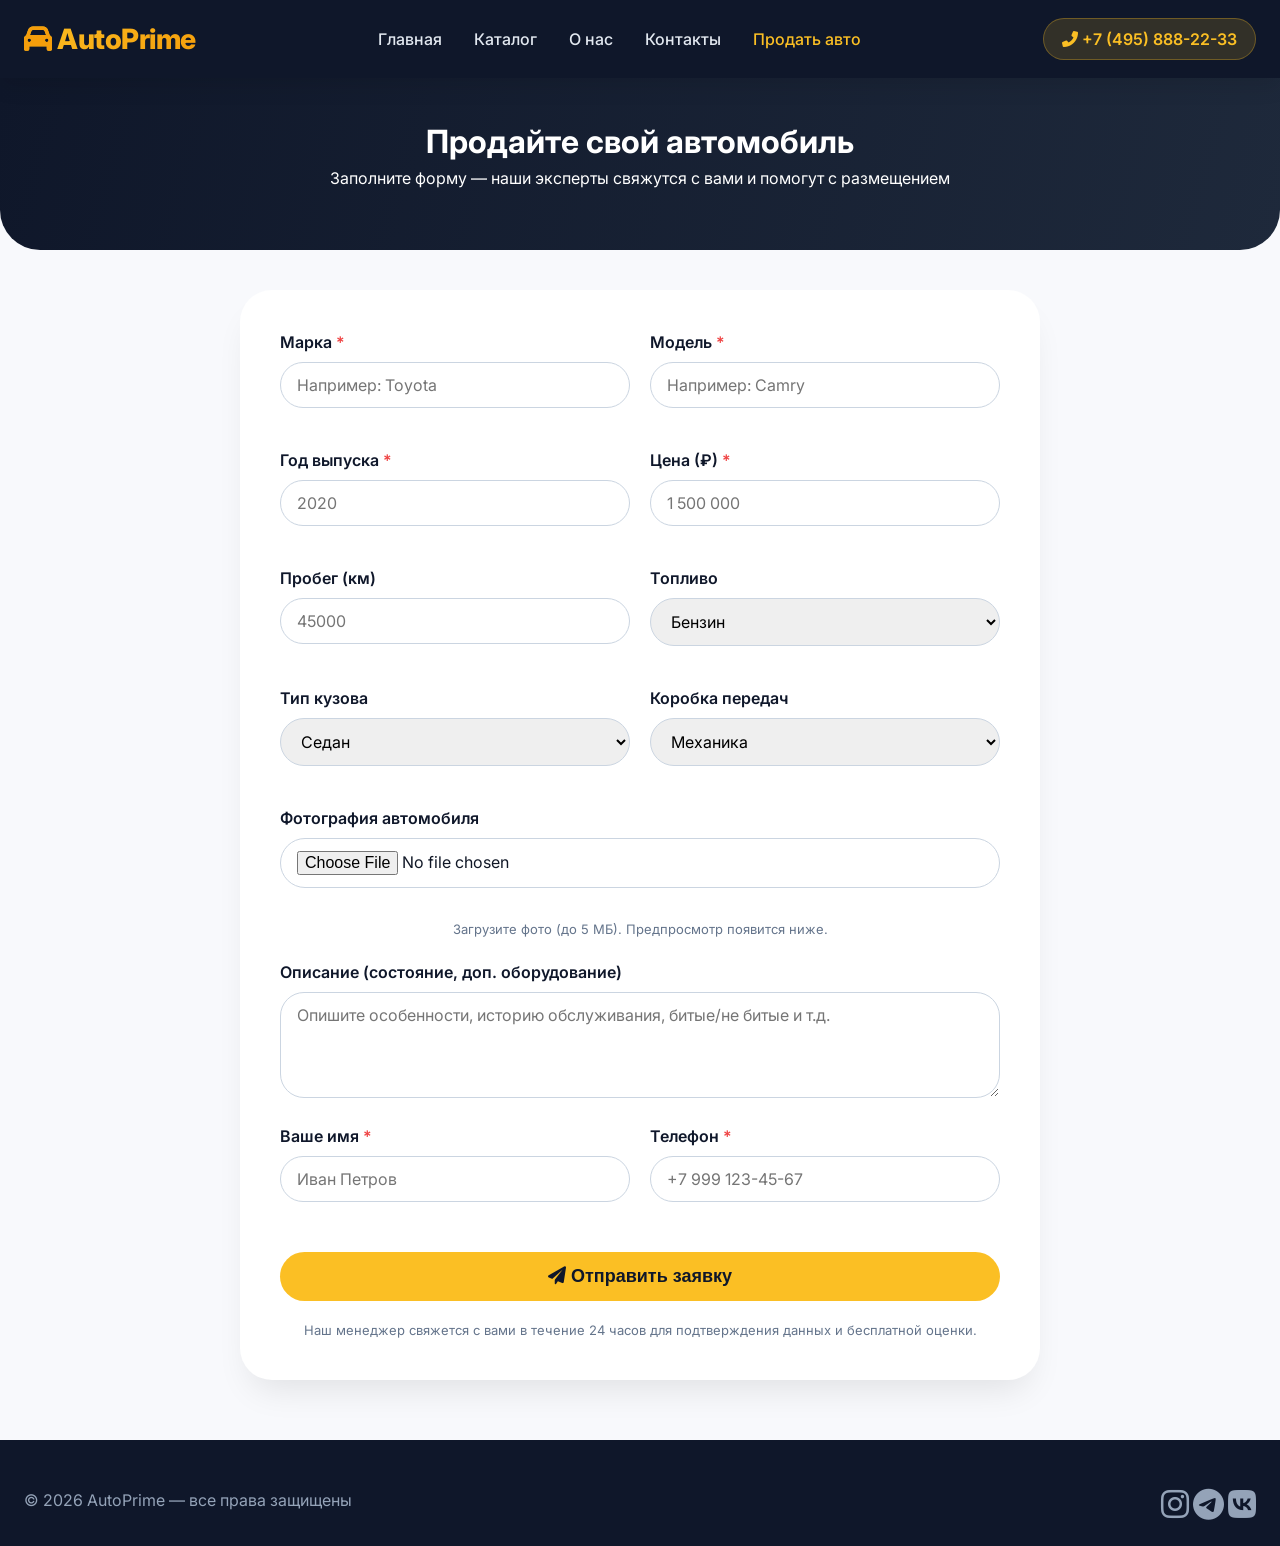
<file: sell.html>
<!DOCTYPE html>
<html lang="ru">
<head>
    <meta charset="UTF-8">
    <meta name="viewport" content="width=device-width, initial-scale=1.0">
    <title>Продать авто | AutoPrime</title>
    <link rel="stylesheet" href="styles.css">
    <link rel="stylesheet" href="adaptation.css">
    <link href="https://fonts.googleapis.com/css2?family=Inter:opsz,wght@14..32,300;400;500;600;700;800&display=swap" rel="stylesheet">
    <link rel="stylesheet" href="https://cdnjs.cloudflare.com/ajax/libs/font-awesome/6.0.0-beta3/css/all.min.css">
</head>
<body>
    <header class="header">
        <div class="container">
            <div class="navbar">
                <div class="logo"><i class="fas fa-car"></i> AutoPrime</div>
                <ul class="nav-links">
                    <li><a href="index.html">Главная</a></li>
                    <li><a href="catalog.html">Каталог</a></li>
                    <li><a href="aboutUs.html">О нас</a></li>
                    <li><a href="contact.html">Контакты</a></li>
                    <li><a href="sell.html" class="active" style="color:#FBBF24;">Продать авто</a></li>
                </ul>
                <div class="contact-phone"><i class="fas fa-phone-alt"></i> +7 (495) 888-22-33</div>
            </div>
        </div>
    </header>

    <main>
        <div class="sell-hero">
            <div class="container">
                <h1>Продайте свой автомобиль</h1>
                <p>Заполните форму — наши эксперты свяжутся с вами и помогут с размещением</p>
            </div>
        </div>

        <div class="container">
            <div class="sell-form-container">
                <form id="sellCarForm">
                    <div class="form-row">
                        <div class="form-group">
                            <label>Марка <span style="color:#EF4444;">*</span></label>
                            <input type="text" id="brand" placeholder="Например: Toyota" required>
                        </div>
                        <div class="form-group">
                            <label>Модель <span style="color:#EF4444;">*</span></label>
                            <input type="text" id="model" placeholder="Например: Camry" required>
                        </div>
                    </div>

                    <div class="form-row">
                        <div class="form-group">
                            <label>Год выпуска <span style="color:#EF4444;">*</span></label>
                            <input type="number" id="year" placeholder="2020" min="1950" max="2026" required>
                        </div>
                        <div class="form-group">
                            <label>Цена (₽) <span style="color:#EF4444;">*</span></label>
                            <input type="number" id="price" placeholder="1 500 000" step="1000" required>
                        </div>
                    </div>

                    <div class="form-row">
                        <div class="form-group">
                            <label>Пробег (км)</label>
                            <input type="number" id="mileage" placeholder="45000">
                        </div>
                        <div class="form-group">
                            <label>Топливо</label>
                            <select id="fuel">
                                <option value="Бензин">Бензин</option>
                                <option value="Дизель">Дизель</option>
                                <option value="Электро">Электро</option>
                                <option value="Гибрид">Гибрид</option>
                            </select>
                        </div>
                    </div>

                    <div class="form-row">
                        <div class="form-group">
                            <label>Тип кузова</label>
                            <select id="body">
                                <option value="Седан">Седан</option>
                                <option value="Внедорожник">Внедорожник</option>
                                <option value="Кроссовер">Кроссовер</option>
                                <option value="Хэтчбек">Хэтчбек</option>
                                <option value="Универсал">Универсал</option>
                                <option value="Купе">Купе</option>
                                <option value="Кабриолет">Кабриолет</option>
                            </select>
                        </div>
                        <div class="form-group">
                            <label>Коробка передач</label>
                            <select id="transmission">
                                <option value="Механика">Механика</option>
                                <option value="Автомат">Автомат</option>
                                <option value="Робот">Робот</option>
                                <option value="Вариатор">Вариатор</option>
                            </select>
                        </div>
                    </div>

                    <div class="form-group">
                        <label>Фотография автомобиля</label>
                        <input type="file" id="carPhoto" accept="image/*">
                        <div class="photo-preview" id="photoPreview"></div>
                        <p class="note">Загрузите фото (до 5 МБ). Предпросмотр появится ниже.</p>
                    </div>

                    <div class="form-group">
                        <label>Описание (состояние, доп. оборудование)</label>
                        <textarea id="description" rows="4" placeholder="Опишите особенности, историю обслуживания, битые/не битые и т.д."></textarea>
                    </div>

                    <div class="form-row">
                        <div class="form-group">
                            <label>Ваше имя <span style="color:#EF4444;">*</span></label>
                            <input type="text" id="sellerName" placeholder="Иван Петров" required>
                        </div>
                        <div class="form-group">
                            <label>Телефон <span style="color:#EF4444;">*</span></label>
                            <input type="tel" id="sellerPhone" placeholder="+7 999 123-45-67" required>
                        </div>
                    </div>

                    <button type="submit" class="btn-submit"><i class="fas fa-paper-plane"></i> Отправить заявку</button>
                    <p class="note">Наш менеджер свяжется с вами в течение 24 часов для подтверждения данных и бесплатной оценки.</p>
                </form>
            </div>
        </div>
    </main>

    <footer>
        <div class="container">
            <div class="footer-flex">
                <div>© 2026 AutoPrime — все права защищены</div>
                <div><a href="http://vk.com" target="_blank"><i class="fab fa-instagram fa-2x"></i></a> <a
                        href="https://vk.com" target="_blank"><i class="fab fa-telegram fa-2x"></i></a> <a
                        href="http://vk.com" target="_blank"><i class="fab fa-vk fa-2x"></i></a></div>
            </div>
        </div>
    </footer>

</body>
</html>
</file>
<file: styles.css>
* {
    margin: 0;
    padding: 0;
    box-sizing: border-box;
}

body {
    font-family: 'Inter', sans-serif;
    background-color: #F8F9FC;
    color: #111827;
    line-height: 1.5;
}

.container {
    max-width: 1280px;
    margin: 0 auto;
    padding: 0 24px;
}

/* Header */
.header {
    background: #0F172A;
    color: white;
    position: sticky;
    top: 0;
    z-index: 100;
    box-shadow: 0 8px 20px rgba(0, 0, 0, 0.1);
}

.navbar {
    display: flex;
    align-items: center;
    justify-content: space-between;
    flex-wrap: wrap;
    padding: 18px 0;
    gap: 20px;
}

.logo {
    font-size: 28px;
    font-weight: 800;
    letter-spacing: -0.5px;
    background: linear-gradient(135deg, #FBBF24, #F59E0B);
    background-clip: text;
    -webkit-background-clip: text;
    color: transparent;
}

.logo i {
    color: #F59E0B;
    background: none;
    background-clip: unset;
}

.nav-links {
    display: flex;
    gap: 32px;
    list-style: none;
}

.nav-links a {
    color: #E2E8F0;
    text-decoration: none;
    font-weight: 500;
    transition: 0.2s;
}

.nav-links a:hover,
.nav-links a.active {
    color: #FBBF24;
}

.contact-phone {
    background: rgba(251, 191, 36, 0.15);
    padding: 8px 18px;
    border-radius: 40px;
    font-weight: 600;
    color: #FBBF24;
    border: 1px solid rgba(251, 191, 36, 0.3);
}

/* Hero */
.hero {
    background: linear-gradient(105deg, #0F172A 0%, #1E293B 100%);
    color: white;
    padding: 70px 0 90px;
    border-radius: 0 0 40px 40px;
    margin-bottom: 40px;
    padding-left: 40px;
}

.hero-grid {
    display: flex;
    flex-wrap: wrap;
    align-items: center;
    justify-content: space-between;
    gap: 40px;
}

.hero-content h1 {
    font-size: 52px;
    font-weight: 800;
    line-height: 1.2;
    margin-bottom: 20px;
}

.hero-content p {
    font-size: 18px;
    opacity: 0.9;
    margin-bottom: 32px;
    max-width: 550px;
}

.btn-primary {
    background: #FBBF24;
    color: #0F172A;
    padding: 14px 32px;
    border-radius: 60px;
    font-weight: 700;
    text-decoration: none;
    display: inline-block;
    transition: 0.2s;
    border: none;
    cursor: pointer;
    font-size: 16px;
}

.btn-primary:hover {
    background: #F59E0B;
    transform: translateY(-2px);
}

.btn-outline {
    border: 2px solid rgba(255, 255, 255, 0.5);
    background: transparent;
    padding: 12px 28px;
    border-radius: 60px;
    font-weight: 600;
    color: white;
    text-decoration: none;
    margin-left: 12px;
}

.hero-stats {
    background: rgba(255, 255, 255, 0.05);
    backdrop-filter: blur(12px);
    border-radius: 32px;
    padding: 28px;
    display: flex;
    gap: 28px;
    flex-wrap: wrap;
}

.stat-item h3 {
    font-size: 32px;
    font-weight: 800;
    color: #FBBF24;
}

/* Cards */
.section-title {
    font-size: 32px;
    font-weight: 800;
    margin: 40px 0 16px;
}

.cars-grid {
    display: grid;
    grid-template-columns: repeat(auto-fill, minmax(300px, 1fr));
    gap: 28px;
    margin: 32px 0;
}

.car-card {
    background: white;
    border-radius: 24px;
    overflow: hidden;
    box-shadow: 0 8px 20px rgba(0, 0, 0, 0.05);
    transition: all 0.25s;
    cursor: pointer;
    border: 1px solid #EDF2F7;
}

.car-card:hover {
    transform: translateY(-5px);
    box-shadow: 0 20px 28px -12px rgba(0, 0, 0, 0.2);
    border-color: #FBBF24;
}

.car-img {
    height: 200px;
    background: #D9E2EF;
    display: flex;
    align-items: center;
    justify-content: center;
    font-size: 64px;
    color: #1F2A44;
}

.car-info {
    padding: 20px;
}

.car-title {
    font-size: 22px;
    font-weight: 700;
    margin-bottom: 8px;
}

.car-price {
    font-size: 24px;
    font-weight: 800;
    color: #F59E0B;
    margin: 12px 0;
}

.car-details {
    display: flex;
    gap: 16px;
    color: #4B5563;
    font-size: 14px;
    border-top: 1px solid #E5E7EB;
    padding-top: 12px;
    margin-top: 8px;
}

/* Filters */
.filters-bar {
    background: white;
    border-radius: 28px;
    padding: 28px;
    margin: 30px 0;
    box-shadow: 0 4px 12px rgba(0, 0, 0, 0.03);
    display: flex;
    flex-wrap: wrap;
    gap: 20px;
    align-items: flex-end;
    border: 1px solid #EFF3F8;
}

.filter-group {
    flex: 1;
    min-width: 160px;
}

.filter-group label {
    font-weight: 600;
    display: block;
    margin-bottom: 8px;
    font-size: 14px;
}

select,
input,
textarea {
    width: 100%;
    padding: 12px 16px;
    border-radius: 40px;
    border: 1px solid #CBD5E1;
    font-family: inherit;
}

.price-range {
    display: flex;
    gap: 10px;
}

.btn-filter {
    background: #0F172A;
    color: white;
    border: none;
    padding: 12px 24px;
    border-radius: 40px;
    cursor: pointer;
}

.sort-bar {
    display: flex;
    justify-content: flex-end;
    gap: 12px;
    margin: 20px 0;
}

.cars-count {
    font-weight: 500;
    margin-bottom: 16px;
}

/* Modal */
.modal {
    display: none;
    position: fixed;
    top: 0;
    left: 0;
    width: 100%;
    height: 100%;
    background: rgba(0, 0, 0, 0.7);
    align-items: center;
    justify-content: center;
    z-index: 1000;
}

.modal-content {
    background: white;
    max-width: 550px;
    width: 90%;
    border-radius: 32px;
    padding: 28px;
    position: relative;
}

.close-modal {
    position: absolute;
    right: 24px;
    top: 20px;
    font-size: 28px;
    cursor: pointer;
}

/* Advantages */
.advantages-grid {
    display: grid;
    grid-template-columns: repeat(auto-fit, minmax(240px, 1fr));
    gap: 28px;
    margin: 30px 0;
}

.advantage-card {
    background: white;
    padding: 24px;
    border-radius: 24px;
}

.feature-icon {
    font-size: 32px;
    color: #F59E0B;
    margin-bottom: 16px;
}

/* About page */
.about-grid {
    display: flex;
    flex-wrap: wrap;
    gap: 48px;
    margin: 40px 0;
}

.quote-block {
    background: #EFF6FF;
    border-radius: 28px;
    padding: 32px;
    flex: 1;
}

.team-grid {
    display: flex;
    gap: 24px;
    flex-wrap: wrap;
    margin-bottom: 40px;
}

.team-card {
    background: white;
    border-radius: 28px;
    padding: 20px;
    width: 180px;
    text-align: center;
}

/* Contact page */
.contact-grid {
    display: flex;
    flex-wrap: wrap;
    gap: 40px;
    margin-bottom: 60px;
}

.contact-form-block,
.contact-info-block {
    flex: 1;
    margin-bottom: 80px;
}

.contact-form {
    background: white;
    padding: 32px;
    border-radius: 32px;
    box-shadow: 0 8px 20px rgba(0, 0, 0, 0.05);
}

.form-group {
    margin-bottom: 20px;
}

.info-card {
    background: #F1F5F9;
    border-radius: 28px;
    padding: 28px;
}

/* Footer */
footer {
    background: #0F172A;
    color: #94A3B8;
    padding: 48px 0 24px;
    margin-top: 60px;
}

.footer-flex {
    display: flex;
    justify-content: space-between;
    flex-wrap: wrap;
    gap: 20px;
}

.sell-hero {
    background: linear-gradient(105deg, #0F172A 0%, #1E293B 100%);
    color: white;
    padding: 40px 0 60px;
    border-radius: 0 0 40px 40px;
    margin-bottom: 40px;
    text-align: center;
}

.sell-form-container {
    max-width: 800px;
    margin: 0 auto 60px;
    background: white;
    border-radius: 32px;
    padding: 40px;
    box-shadow: 0 20px 35px -12px rgba(0, 0, 0, 0.1);
}

.form-row {
    display: flex;
    gap: 20px;
    flex-wrap: wrap;
    margin-bottom: 20px;
}

.form-row .form-group {
    flex: 1;
    min-width: 180px;
}

.form-group {
    margin-bottom: 20px;
}

.form-group label {
    display: block;
    font-weight: 600;
    margin-bottom: 8px;
    color: #0F172A;
}

.form-group input,
.form-group select,
.form-group textarea {
    width: 100%;
    padding: 12px 16px;
    border-radius: 40px;
    border: 1px solid #CBD5E1;
    font-family: 'Inter', sans-serif;
    font-size: 16px;
    transition: 0.2s;
}

.form-group textarea {
    border-radius: 24px;
    resize: vertical;
}

.form-group input:focus,
.form-group select:focus,
.form-group textarea:focus {
    outline: none;
    border-color: #F59E0B;
    box-shadow: 0 0 0 3px rgba(245, 158, 11, 0.1);
}

.photo-preview {
    display: flex;
    flex-wrap: wrap;
    gap: 16px;
    margin-top: 12px;
    align-items: center;
}

.preview-img {
    width: 120px;
    height: 90px;
    object-fit: cover;
    border-radius: 16px;
    border: 1px solid #E2E8F0;
    background: #F8FAFC;
}

.btn-submit {
    width: 100%;
    background: #FBBF24;
    color: #0F172A;
    padding: 14px;
    font-size: 18px;
    font-weight: 700;
    border: none;
    border-radius: 60px;
    cursor: pointer;
    transition: 0.2s;
    margin-top: 10px;
}

.btn-submit:hover {
    background: #F59E0B;
    transform: translateY(-2px);
}

.note {
    font-size: 13px;
    color: #64748B;
    text-align: center;
    margin-top: 20px;
}

.header {
    transition: transform 0.3s ease, box-shadow 0.3s ease;
}

.header-hidden {
    transform: translateY(-100%);
    box-shadow: none;
}

a, a:visited {
    color: inherit;
    text-decoration: none;
}
</file>
<file: adaptation.css>
/* Tablet */
@media (max-width: 900px) {
    .hero-content h1 {
        font-size: 38px;
    }
    
    .hero-stats {
        justify-content: center;
    }
    
    .navbar {
        flex-direction: column;
        text-align: center;
    }
    
    .nav-links {
        justify-content: center;
        flex-wrap: wrap;
        gap: 20px;
    }
}

/* Сворачивание header на телефонах при скролле */
@media (max-width: 768px) {
    .header {
        position: sticky;
        top: 0;
        transition: transform 0.3s ease;
    }
    .header-hidden {
        transform: translateY(-100%);
    }
}

/* Mobile */
@media (max-width: 680px) {
    .container {
        padding: 0 16px;
    }
    
    .hero {
        padding: 40px 0 60px;
    }
    
    .hero-content h1 {
        font-size: 28px;
    }
    
    .hero-content p {
        font-size: 16px;
    }
    
    .btn-primary, .btn-outline {
        padding: 10px 20px;
        font-size: 14px;
    }
    
    .btn-outline {
        margin-right: 10px;
    }
    
    .btns {
        display: grid;
        row-gap: 1rem;
    }

    .section-title {
        font-size: 26px;
    }
    
    .cars-grid {
        grid-template-columns: 1fr;
        gap: 20px;
    }
    
    .filters-bar {
        flex-direction: column;
        align-items: stretch;
    }
    
    .filter-group {
        width: 100%;
    }
    
    .price-range {
        flex-direction: column;
    }
    
    .sort-bar {
        justify-content: flex-start;
        flex-wrap: wrap;
    }
    
    .about-grid {
        flex-direction: column;
    }
    
    .team-card {
        width: 100%;
    }
    
    .contact-grid {
        flex-direction: column;
    }
    
    .hero-stats {
        flex-direction: column;
        align-items: center;
        text-align: center;
        gap: 16px;
    }
    
    .stat-item h3 {
        font-size: 28px;
    }
    
    .modal-content {
        width: 95%;
        padding: 20px;
    }
}

@media (max-width: 640px) {
    .sell-form-container {
        padding: 24px;
    }
}
</file>
